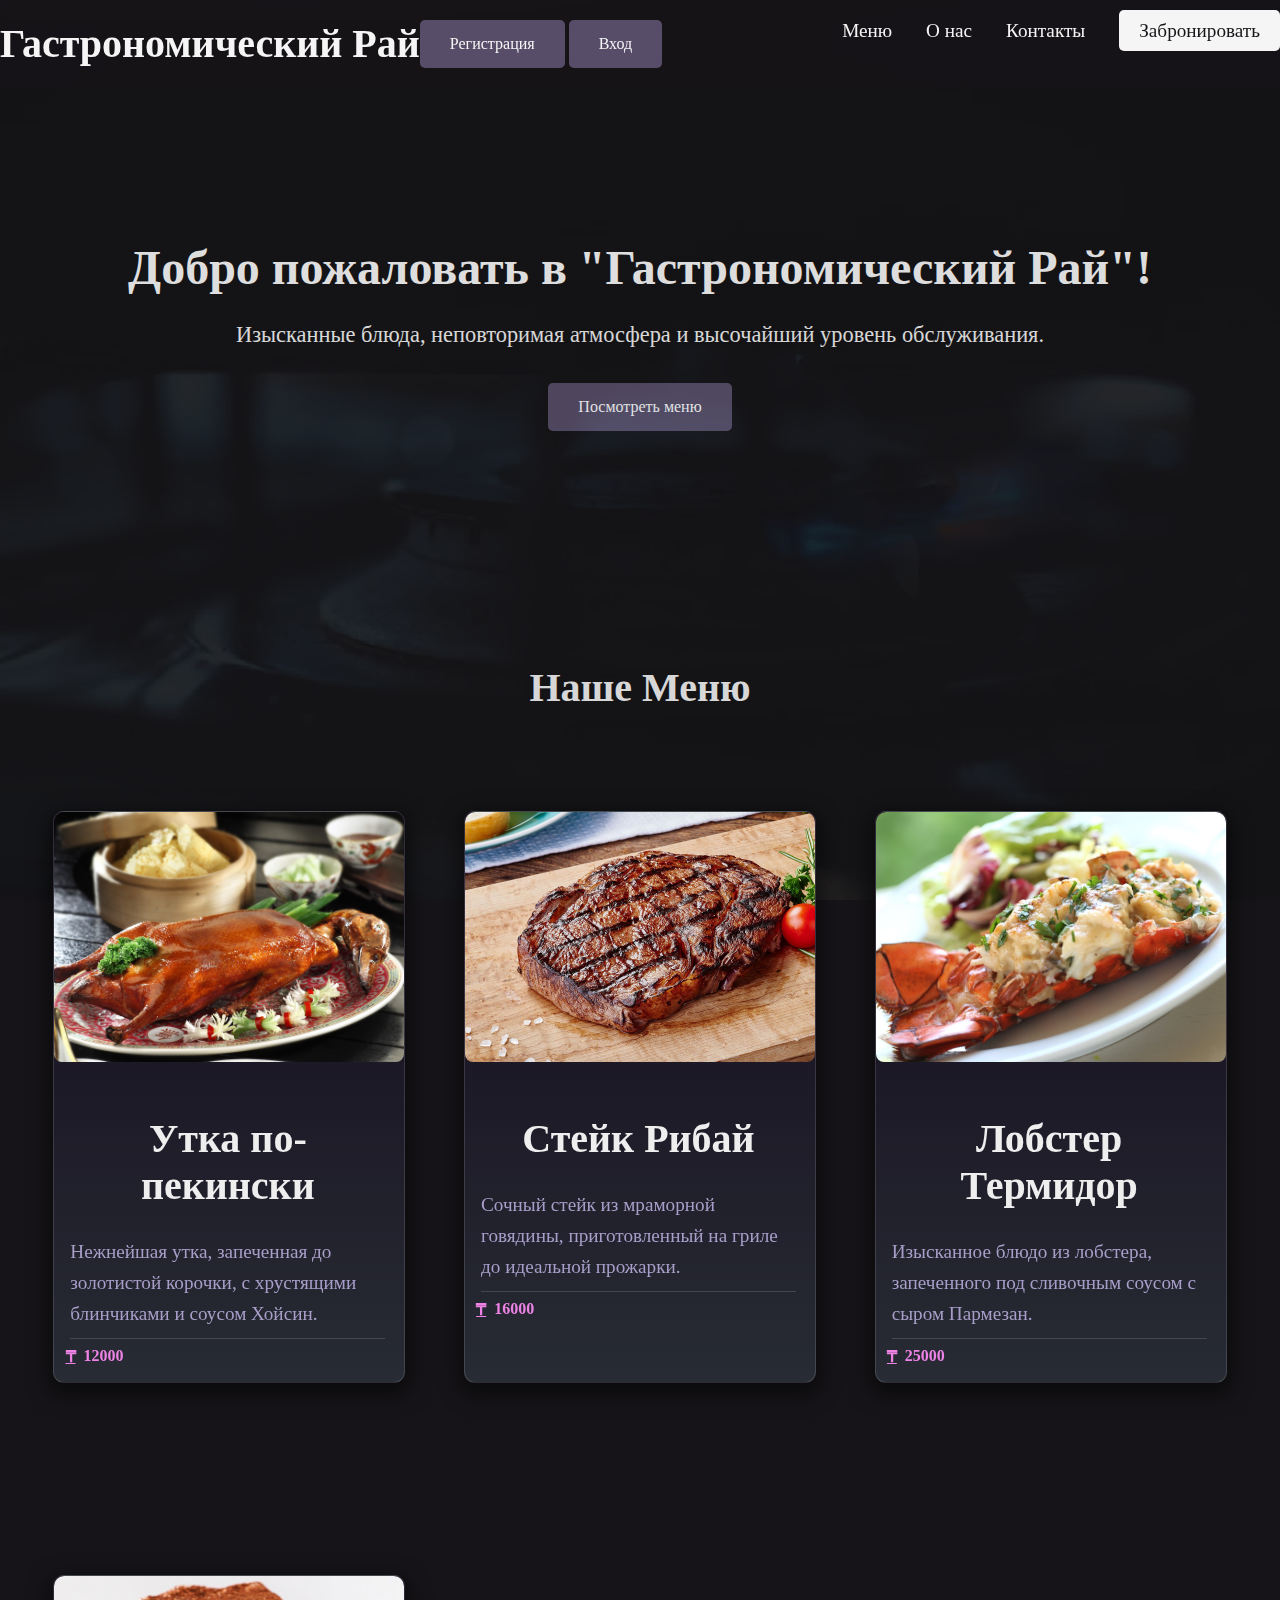
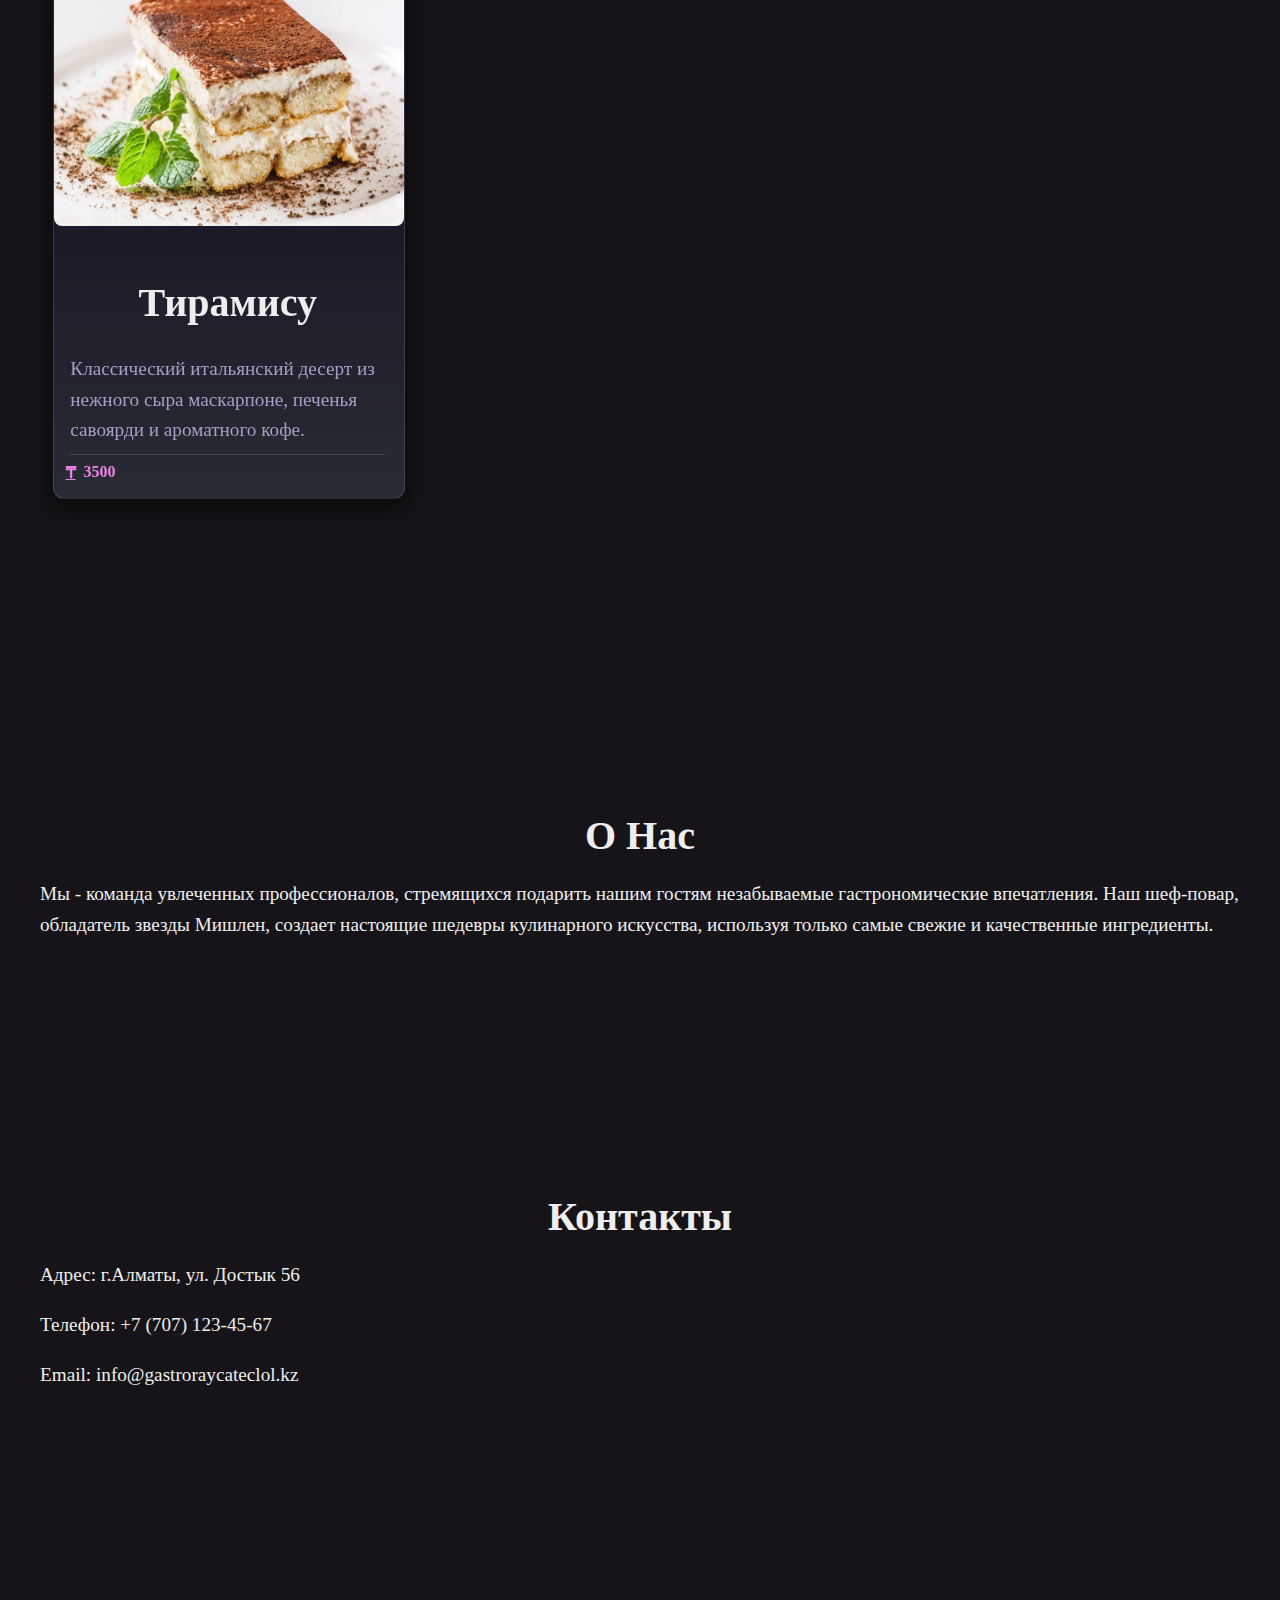
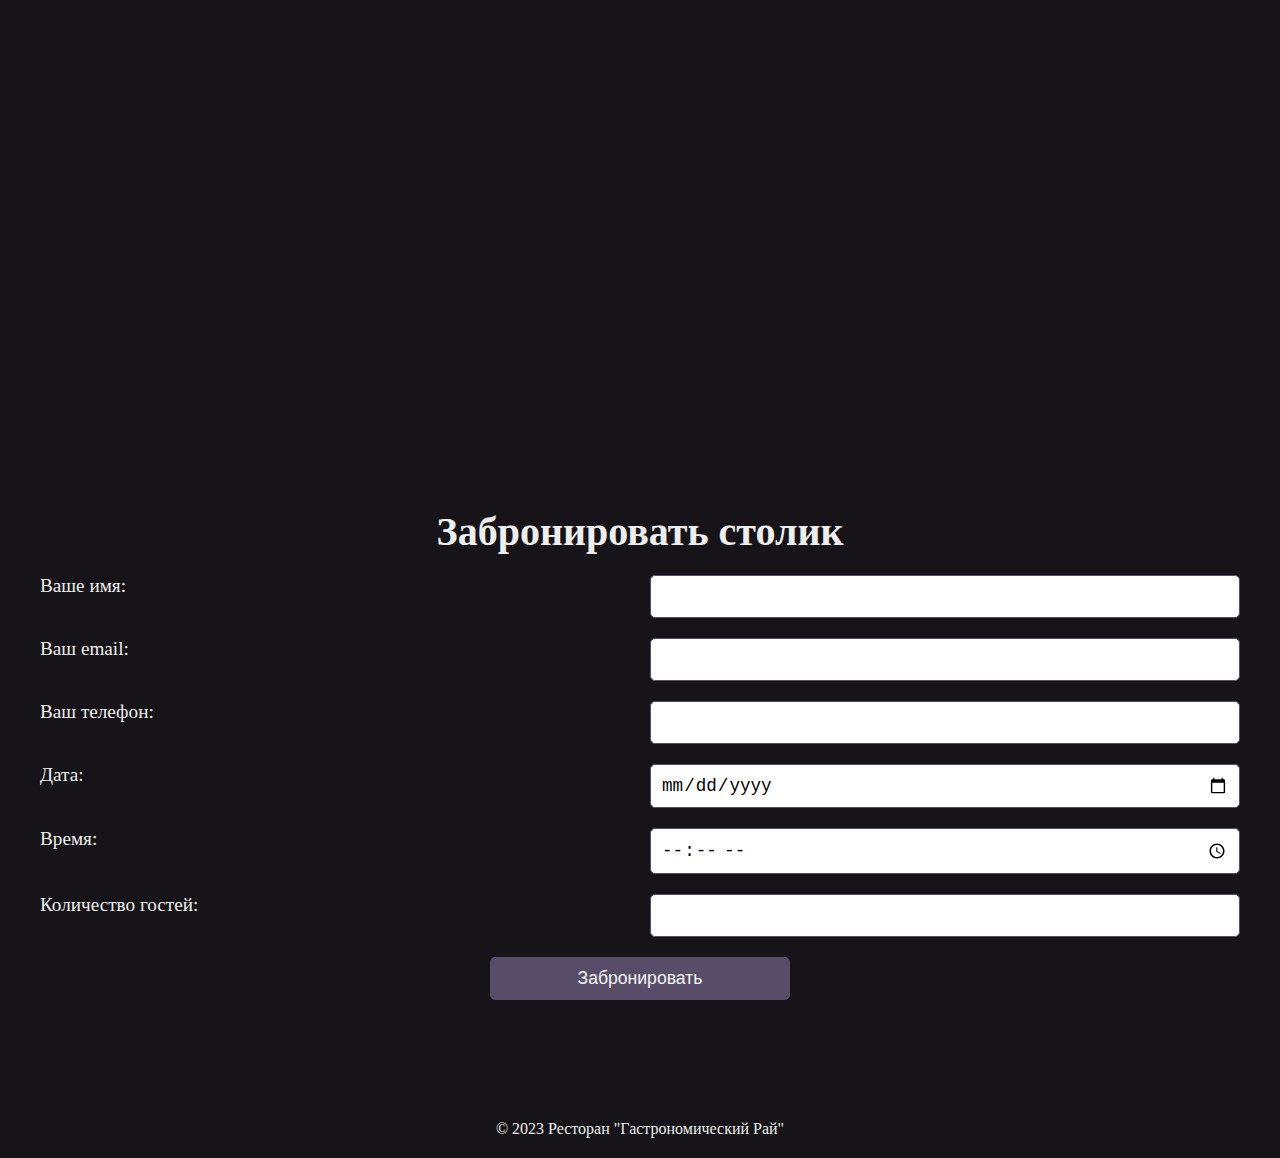
<file: templates/index.html>
<!DOCTYPE html>
<html>
<head>
  <title>Ресторан "Гастрономический Рай"</title>
  <meta charset="UTF-8">
  <meta name="viewport" content="width=device-width, initial-scale=1.0">
  <link rel="stylesheet" href="/static/style.css">
  <script>
    function sendBookingToTelegram(event) {
      event.preventDefault(); // Предотвращаем стандартное поведение формы

      // Получаем данные из формы
      const name = document.getElementById('name').value;
      const email = document.getElementById('email').value;
      const phone = document.getElementById('phone').value;
      const date = document.getElementById('date').value;
      const time = document.getElementById('time').value;
      const guests = document.getElementById('guests').value;

      // Формируем сообщение для Telegram
      const message = `
      Новая бронь:
      Имя: ${name}
      Email: ${email}
      Телефон: ${phone}
      Дата: ${date}
      Время: ${time}
      Количество гостей: ${guests}
      `;

      // Замените YOUR_BOT_TOKEN и YOUR_CHAT_ID на реальные данные
      const botToken = '8184498313:AAEYbSjbu-qdgDGei81g9mVrilmB6CiFBRI';
      const chatId = '-4775708239';
      const url = `https://api.telegram.org/bot${botToken}/sendMessage?chat_id=${chatId}&text=${encodeURIComponent(message)}`;

      // Отправляем сообщение в Telegram через fetch
      fetch(url)
        .then(response => response.json())
        .then(data => {
          if (data.ok) {
            alert('Ваше бронирование успешно отправлено!');
          } else {
            alert('Ошибка при отправке бронирования.');
          }
        })
        .catch(error => {
          alert('Ошибка при отправке данных: ' + error);
        });
    }
  </script>
</head>
<body>
  <video id="background-video" autoplay loop muted>
    <source src="video.mp4" type="video/mp4">
    Ваш браузер не поддерживает видео.
  </video>

  <header>
    <div class="content-overlay">
      <h1>Гастрономический Рай</h1>
      <nav>
        <ul>
          <li><a href="#menu">Меню</a></li>
          <li><a href="#about">О нас</a></li>
          <li><a href="#contacts">Контакты</a></li>
          <li><a href="#booking" class="book-button">Забронировать</a></li>
        </ul>
      </nav>
      <div class="auth-buttons"> 
        <a href="register.html" class="button">Регистрация</a>
        <a href="login.html" class="button">Вход</a>
      </div>
    </div>
  </header>

  <section id="hero">
    <div class="container">
      <h2>Добро пожаловать в "Гастрономический Рай"!</h2>
      <p>Изысканные блюда, неповторимая атмосфера и высочайший уровень обслуживания.</p>
      <a href="#menu" class="button">Посмотреть меню</a>
    </div>
  </section>

  <section id="menu">
    <div class="container">
      <h2>Наше Меню</h2>
      <div class="menu-grid">
        <div class="nft">
          <img class="tokenImage" src="блюдо1.jpg" alt="Утка по-пекински">
          <div class="main">
            <h2>Утка по-пекински</h2>
            <p class="description">Нежнейшая утка, запеченная до золотистой корочки, с хрустящими блинчиками и соусом Хойсин.</p>
            <hr>
            <div class="tokenInfo">
              <div class="price">
                <ins>₸</ins>12000
              </div>
            </div>
          </div>
        </div>

        <div class="nft">
          <img class="tokenImage" src="блюдо2.jpg" alt="Стейк Рибай">
          <div class="main">
            <h2>Стейк Рибай</h2>
            <p class="description">Сочный стейк из мраморной говядины, приготовленный на гриле до идеальной прожарки.</p>
            <hr>
            <div class="tokenInfo">
              <div class="price">
                <ins>₸</ins>16000
              </div>
            </div>
          </div>
        </div>

        <div class="nft">
          <img class="tokenImage" src="блюдо3.jpg" alt="Лобстер Термидор">
          <div class="main">
            <h2>Лобстер Термидор</h2>
            <p class="description">Изысканное блюдо из лобстера, запеченного под сливочным соусом с сыром Пармезан.</p>
            <hr>
            <div class="tokenInfo">
              <div class="price">
                <ins>₸</ins>25000
              </div>
            </div>
          </div>
        </div>
  
        <div class="nft">
          <img class="tokenImage" src="блюдо4.jpg" alt="Тирамису">
          <div class="main">
            <h2>Тирамису</h2>
            <p class="description">Классический итальянский десерт из нежного сыра маскарпоне, печенья савоярди и ароматного кофе.</p>
            <hr>
            <div class="tokenInfo">
              <div class="price">
                <ins>₸</ins>3500
              </div>
            </div>
          </div>
        </div>
      </div>
    </div>
  </section>

  <section id="about">
    <div class="container">
      <h2>О Нас</h2>
      <p>Мы - команда увлеченных профессионалов, стремящихся подарить нашим гостям незабываемые гастрономические впечатления. Наш шеф-повар, обладатель звезды Мишлен, создает настоящие шедевры кулинарного искусства, используя только самые свежие и качественные ингредиенты.</p>
    </div>
  </section>

  <section id="contacts">
    <div class="container">
      <h2>Контакты</h2>
      <p>Адрес: г.Алматы, ул. Достык 56</p>
      <p>Телефон: +7 (707) 123-45-67</p>
      <p>Email: info@gastroraycateclol.kz</p>
      <div class="map-container">
        <iframe src="https://www.google.com/maps/embed?pb=!1m18!1m12!1m3!1d6913.304598083634!2d76.95422863282182!3d43.237031597994836!2m3!1f0!2f0!3f0!3m2!1i1024!2i768!4f13.1!3m3!1m2!1s0x38836f026e53ac61%3A0xe89c8a631bfbbd88!2sDostyk%20Plaza!5e0!3m2!1sru!2skz!4v1737115816564!5m2!1sru!2skz" width="100%" height="450" style="border:0;" allowfullscreen="" loading="lazy" referrerpolicy="no-referrer-when-downgrade"></iframe>
      </div>
    </div>
  </section>

  <section id="booking">
    <div class="container">
      <h2>Забронировать столик</h2>
      <form onsubmit="sendBookingToTelegram(event)">
        <label for="name">Ваше имя:</label>
        <input type="text" id="name" name="name" required>

        <label for="email">Ваш email:</label>
        <input type="email" id="email" name="email" required>

        <label for="phone">Ваш телефон:</label>
        <input type="tel" id="phone" name="phone" required>

        <label for="date">Дата:</label>
        <input type="date" id="date" name="date" required>

        <label for="time">Время:</label>
        <input type="time" id="time" name="time" required>

        <label for="guests">Количество гостей:</label>
        <input type="number" id="guests" name="guests" min="1" max="10" required>

        <button type="submit" class="button">Забронировать</button>
      </form>
    </div>
  </section>

  <footer>
    <div class="container">
      <p>&copy; 2023 Ресторан "Гастрономический Рай"</p>
    </div>
  </footer>

</body>
</html>
</file>
<file: static/style.css>
/* Стили для видео на фоне */
#background-video {
    position: fixed;
    right: 0;
    bottom: 0;
    min-width: 100%;
    min-height: 100%;
    z-index: 0;
    object-fit: cover;
    opacity: 0.10; /* Значение прозрачности */
    pointer-events: none;
  }
  
  /* Общие стили */
  body {
    margin: 0;
    font-family: "Cormorant Garamond", serif; /* Более изысканный шрифт */
    -webkit-font-smoothing: antialiased;
    -moz-osx-font-smoothing: grayscale;
    background-color: rgb(22, 20, 24);
    color: #eee;
    user-select: none;
  }
  
  code {
    font-family: source-code-pro, Menlo, Monaco, Consolas, "Courier New",
      monospace;
  }
  
  h1, h2, h3 {
      font-family: 'Playfair Display', serif;
  }
  
  /* Контейнер для выравнивания контента */
  .container {
    max-width: 1200px;
    margin: 0 auto;
    padding: 0 20px;
  }
  
  /* Стили для шапки */
  header {
    position: fixed; /* Фиксированная шапка */
    top: 0;
    left: 0;
    width: 100%;
    background-color: rgba(22, 20, 24, 0.8);
    padding: 20px 0;
    z-index: 10;
    transition: background-color 0.3s ease; /* Плавный переход цвета при скролле */
  }
  
  header.scrolled {
    background-color: rgba(17, 0, 32, .9);
  }
  
  header h1 {
    font-size: 2.5rem;
    margin: 0;
    float: left;
    color: #f5f5f5; /* Немного светлее, чем основной цвет текста */
  }
  
  header nav {
    float: right;
  }
  
  header nav ul {
    margin: 0;
    padding: 0;
    list-style: none;
  }
  
  header nav li {
    display: inline-block;
    margin-left: 30px;
  }
  
  header nav li:first-child {
    margin-left: 0;
  }
  
  header nav a {
    color: #f5f5f5;
    text-decoration: none;
    font-size: 1.2rem;
    transition: color 0.3s ease;
  }
  
  header nav a:hover {
    color: #ddd;
  }
  
  .book-button {
      background-color: #f5f5f5;
      color: #161418 !important;
      padding: 10px 20px;
      border-radius: 5px;
      text-decoration: none;
      transition: background-color 0.3s ease;
    }
    
    .book-button:hover {
      background-color: #ddd;
    }
  
  /* Стили для секции "hero" */
  #hero {
    padding: 200px 0 100px; /* Больше отступов для секции */
    text-align: center;
  }
  
  #hero h2 {
    font-size: 3rem;
    margin-bottom: 20px;
    color: #f5f5f5;
  }
  
  #hero p {
    font-size: 1.4rem;
    margin-bottom: 30px;
    line-height: 1.6;
  }
  
  .button {
    display: inline-block;
    background-color: #574d68;
    color: #f5f5f5 !important;
    padding: 15px 30px;
    border-radius: 5px;
    text-decoration: none;
    transition: background-color 0.3s ease;
  }
  
  .button:hover {
    background-color: #7b6d8d;
  }
  
  /* Стили для карточек меню */
  .nft {
    user-select: none;
    max-width: 350px;
    margin: 5rem auto;
    border: 1px solid #ffffff22;
    background-color: #282c34;
    background: linear-gradient(0deg, rgba(40, 44, 52, 1) 0%, rgba(17, 0, 32, .5) 100%);
    box-shadow: 0 7px 20px 5px #00000088;
    border-radius: .7rem;
    backdrop-filter: blur(7px);
    -webkit-backdrop-filter: blur(7px);
    overflow: hidden;
    transition: .5s all;
  }
  
  .nft hr {
    width: 100%;
    border: none;
    border-bottom: 1px solid #88888855;
    margin-top: 0;
  }
  
  .nft .main {
    display: flex;
    flex-direction: column;
    width: 90%;
    padding: 1rem;
  }
  
  .nft .tokenImage {
    border-radius: .5rem;
    max-width: 100%;
    height: 250px;
    object-fit: cover;
    transition: transform 0.3s ease;
  }
  
  .nft:hover .tokenImage {
      transform: scale(1.1); /* Увеличение при наведении */
      box-shadow: 0 0 20px rgba(0, 0, 0, 0.5);
  }
  
  .nft .description {
    margin: .5rem 0;
    color: #a89ec9;
  }
  
  .nft .tokenInfo {
    display: flex;
    justify-content: space-between;
    align-items: center;
  }
  
  .nft .tokenInfo .price {
    display: flex;
    align-items: center;
    color: #ee83e5;
    font-weight: 700;
  }
  
  .nft .tokenInfo .price ins {
    margin-left: -.3rem;
    margin-right: .5rem;
  }
  
  .nft .tokenInfo .duration {
    display: flex;
    align-items: center;
    color: #a89ec9;
    margin-right: .2rem;
  }
  
  .nft .tokenInfo .duration ins {
    margin: .5rem;
    margin-bottom: .4rem;
  }
  
  .nft .creator {
    display: flex;
    align-items: center;
    margin-top: .2rem;
    margin-bottom: -.3rem;
  }
  
  .nft .creator ins {
    color: #a89ec9;
    text-decoration: none;
  }
  
  .nft .creator .wrapper {
    display: flex;
    align-items: center;
    border: 1px solid #ffffff22;
    padding: .3rem;
    margin: 0;
    margin-right: .5rem;
    border-radius: 100%;
    box-shadow: inset 0 0 0 4px #000000aa;
  }
  
  .nft .creator .wrapper img {
    border-radius: 100%;
    border: 1px solid #ffffff22;
    width: 2rem;
    height: 2rem;
    object-fit: cover;
    margin: 0;
  }
  
  .nft::before {
    position: fixed;
    content: "";
    box-shadow: 0 0 100px 40px #ffffff08;
    top: -10%;
    left: -100%;
    transform: rotate(-45deg);
    height: 60rem;
    transition: .7s all;
  }
  
  .nft:hover {
    border: 1px solid #ffffff44;
    box-shadow: 0 7px 50px 10px #000000aa;
    transform: scale(1.015);
    filter: brightness(1.3);
  }
  
  .nft:hover::before {
    filter: brightness(.5);
    top: -100%;
    left: 200%;
  }
  
  /* Сетка для карточек меню */
  .menu-grid {
    display: grid;
    grid-template-columns: repeat(auto-fit, minmax(300px, 1fr)); /* Адаптивная сетка */
    gap: 2rem;
  }
  
  /* Стили для секций "О нас" и "Контакты" */
  section {
    padding: 100px 0;
  }
  
  section h2 {
    font-size: 2.5rem;
    margin-bottom: 20px;
    text-align: center;
  }
  
  section p {
    font-size: 1.2rem;
    line-height: 1.6;
  }
  
  /* Стили для подвала */
  footer {
    background-color: #161418;
    padding: 20px 0;
    text-align: center;
  }
  
  footer p {
    margin: 0;
    font-size: 1rem;
  }
  
/* Продолжение CSS */

/* Стили для карты */
.map-container {
    margin-top: 30px;
}

/* Стили для секции бронирования */
#booking form {
    display: grid;
    grid-template-columns: 1fr 1fr;
    gap: 20px;
}
  
#booking label {
    font-size: 1.2rem;
    margin-bottom: 5px;
}
  
#booking input,
#booking button {
    padding: 10px;
    border: 1px solid #574d68;
    border-radius: 5px;
    font-size: 1.1rem;
}

#booking input[type="date"],
#booking input[type="time"]
 {
    -webkit-appearance: none; /* Убираем стандартные стили для date и time */
    -moz-appearance: none;
    appearance: none;
}

#booking button {
    grid-column: 1 / -1; /* Растягиваем кнопку на всю ширину */
    justify-self: center;
    width: 300px;
    cursor: pointer;
}

/* Медиа-запросы для адаптивности */

@media (max-width: 768px) {
    header {
      padding: 15px 0;
    }
  
    header h1 {
      font-size: 2rem;
    }
  
    header nav li {
      margin-left: 20px;
    }
  
    header nav a {
      font-size: 1rem;
    }
  
    #hero {
      padding: 150px 0 80px;
    }
  
    #hero h2 {
      font-size: 2.5rem;
    }
  
    #hero p {
      font-size: 1.2rem;
    }
  
    .menu-grid {
      grid-template-columns: repeat(auto-fit, minmax(250px, 1fr));
    }
  
    section {
      padding: 80px 0;
    }
  
    section h2 {
      font-size: 2rem;
    }
  
    section p {
      font-size: 1.1rem;
    }
  
    .nft {
      max-width: 95%;
    }

    #booking form {
        grid-template-columns: 1fr;
    }

    #booking button {
        width: 100%;
    }
}

@media (max-width: 500px) {
    header {
      padding: 10px 0;
    }
    header h1 {
        font-size: 1.6rem;
        float: none;
        text-align: center;
      }
    
      header nav {
        float: none;
        text-align: center;
      }
    
      header nav li {
        display: block;
        margin: 10px 0;
      }

      .book-button {
        padding: 8px 15px;
      }

    #hero {
        padding: 120px 0 60px;
    }

    #hero h2 {
        font-size: 2rem;
    }

    #hero p {
        font-size: 1rem;
    }

    .button {
        padding: 12px 25px;
    }

    .nft .tokenImage {
        height: 200px;
    }

    .nft .main {
        padding: 0.8rem;
    }

    .nft h2 {
        font-size: 1.2rem;
    }

    .nft .description {
        font-size: 0.9rem;
    }

    .nft .price {
        font-size: 0.9rem;
    }

    section h2 {
        font-size: 1.8rem;
    }

    section p {
        font-size: 1rem;
    }

    #booking label {
        font-size: 1rem;
    }
    
    #booking input,
    #booking button {
        font-size: 1rem;
    }
}
/* Медиа-запросы для адаптивности */

/* Стили для маленьких планшетов и больших телефонов (768px и меньше) */
@media (max-width: 768px) {
    header {
      padding: 15px 0;
    }
  
    header h1 {
      font-size: 2rem;
    }
  
    header nav li {
      margin-left: 20px;
    }
  
    header nav a {
      font-size: 1rem;
    }
  
    #hero {
      padding: 150px 0 80px;
    }
  
    #hero h2 {
      font-size: 2.5rem;
    }
  
    #hero p {
      font-size: 1.2rem;
    }
  
    .menu-grid {
      grid-template-columns: repeat(auto-fit, minmax(250px, 1fr));
    }
  
    section {
      padding: 80px 0;
    }
  
    section h2 {
      font-size: 2rem;
    }
  
    section p {
      font-size: 1.1rem;
    }
  
    .nft {
      max-width: 95%;
    }
  
    #booking form {
      grid-template-columns: 1fr;
    }
  
    #booking button {
      width: 100%;
    }
  }

  .auth-buttons .button:hover {
    /* стили при наведении */
    background-color: #e0e0e0; 
  }
  
  /* Стили для телефонов (500px и меньше) */
  @media (max-width: 500px) {
    header {
      padding: 10px 0;
      position: static;
    }
  
    header h1 {
      font-size: 1.6rem;
      float: none;
      text-align: center;
    }
  
    header nav {
      float: none;
      text-align: center;
    }
  
    header nav li {
      display: block;
      margin: 10px 0;
    }
  
    .book-button {
      padding: 8px 15px;
    }
  
    #hero {
      padding: 20px 0 60px;
    }
  
    #hero h2 {
      font-size: 2rem;
    }
  
    #hero p {
      font-size: 1rem;
    }
  
    .button {
      padding: 12px 25px;
    }
  
    .nft .tokenImage {
      height: 200px;
    }
  
    .nft .main {
      padding: 0.8rem;
    }
  
    .nft h2 {
      font-size: 1.2rem;
    }
  
    .nft .description {
      font-size: 0.9rem;
    }
  
    .nft .price {
      font-size: 0.9rem;
    }
  
    section h2 {
      font-size: 1.8rem;
    }
  
    section p {
      font-size: 1rem;
    }
  
    #booking label {
      font-size: 1rem;
    }
  
    #booking input,
    #booking button {
      font-size: 1rem;
    }
  }
</file>
